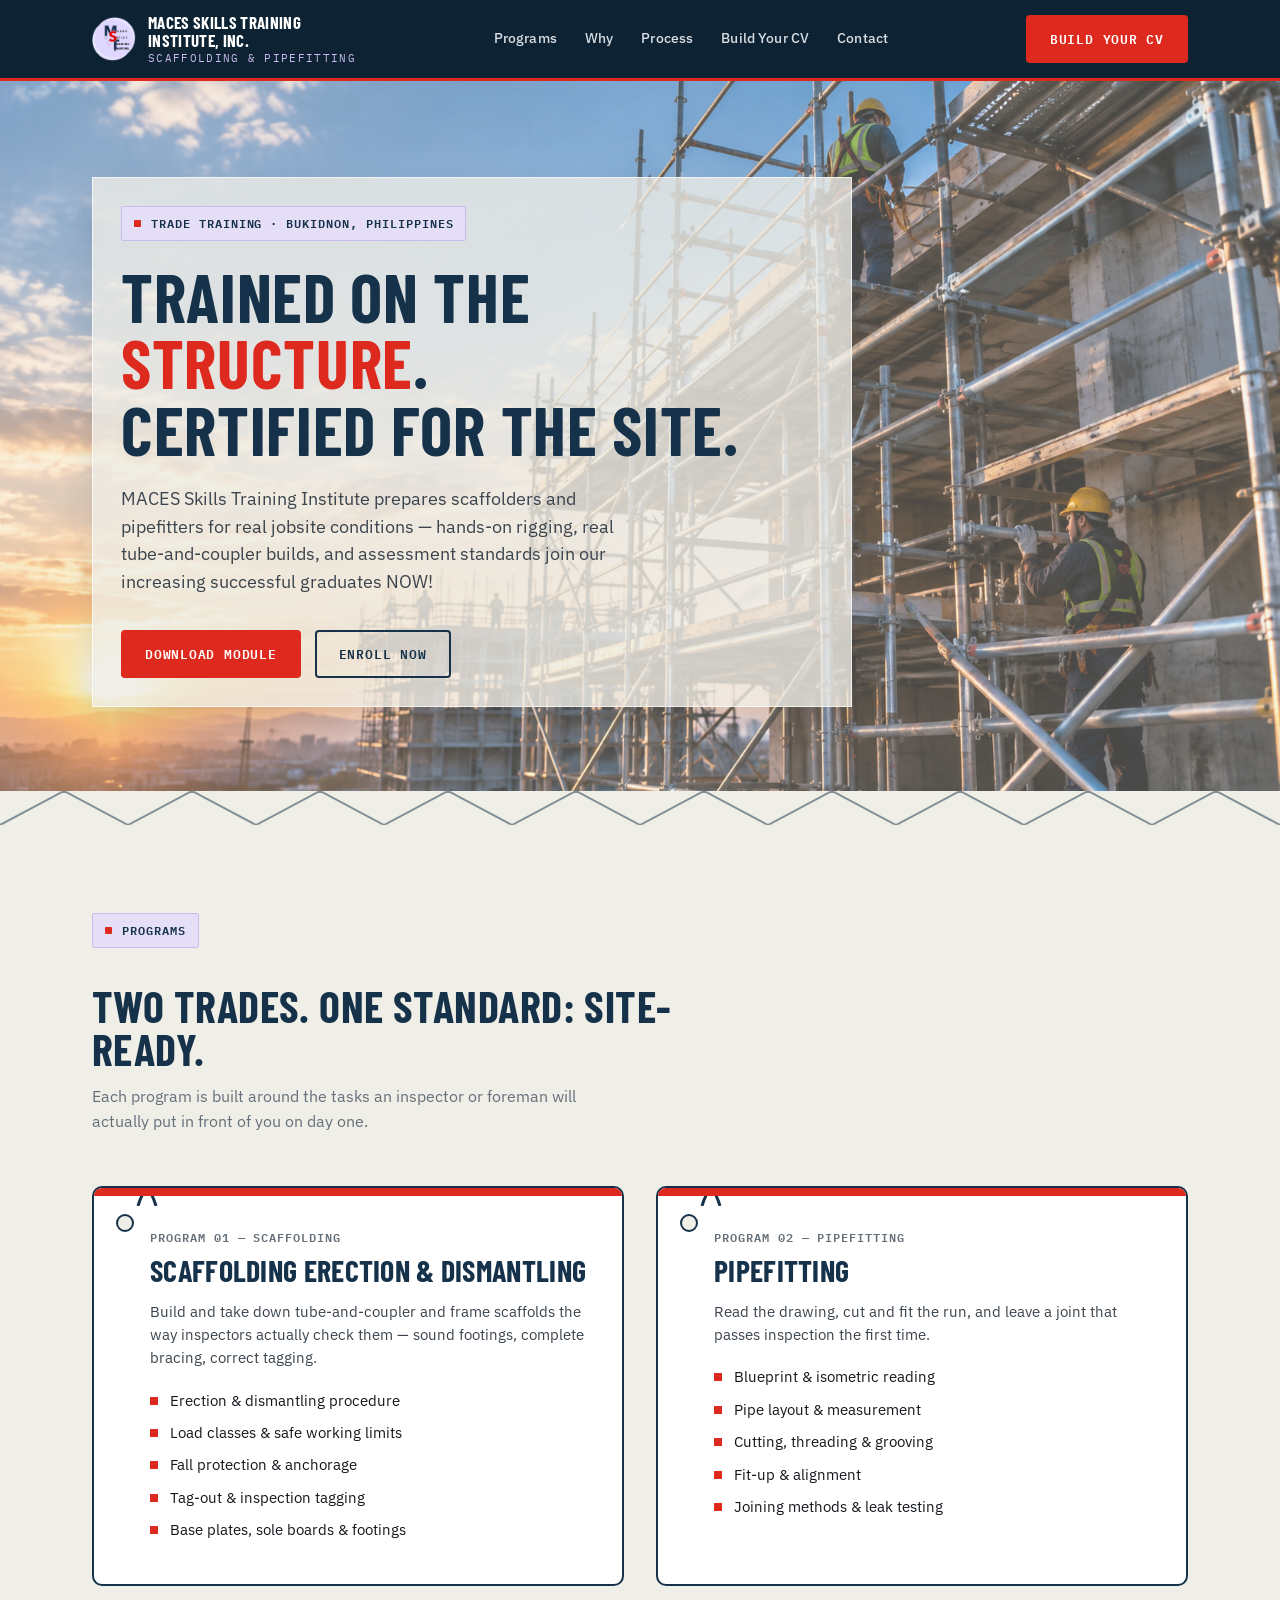
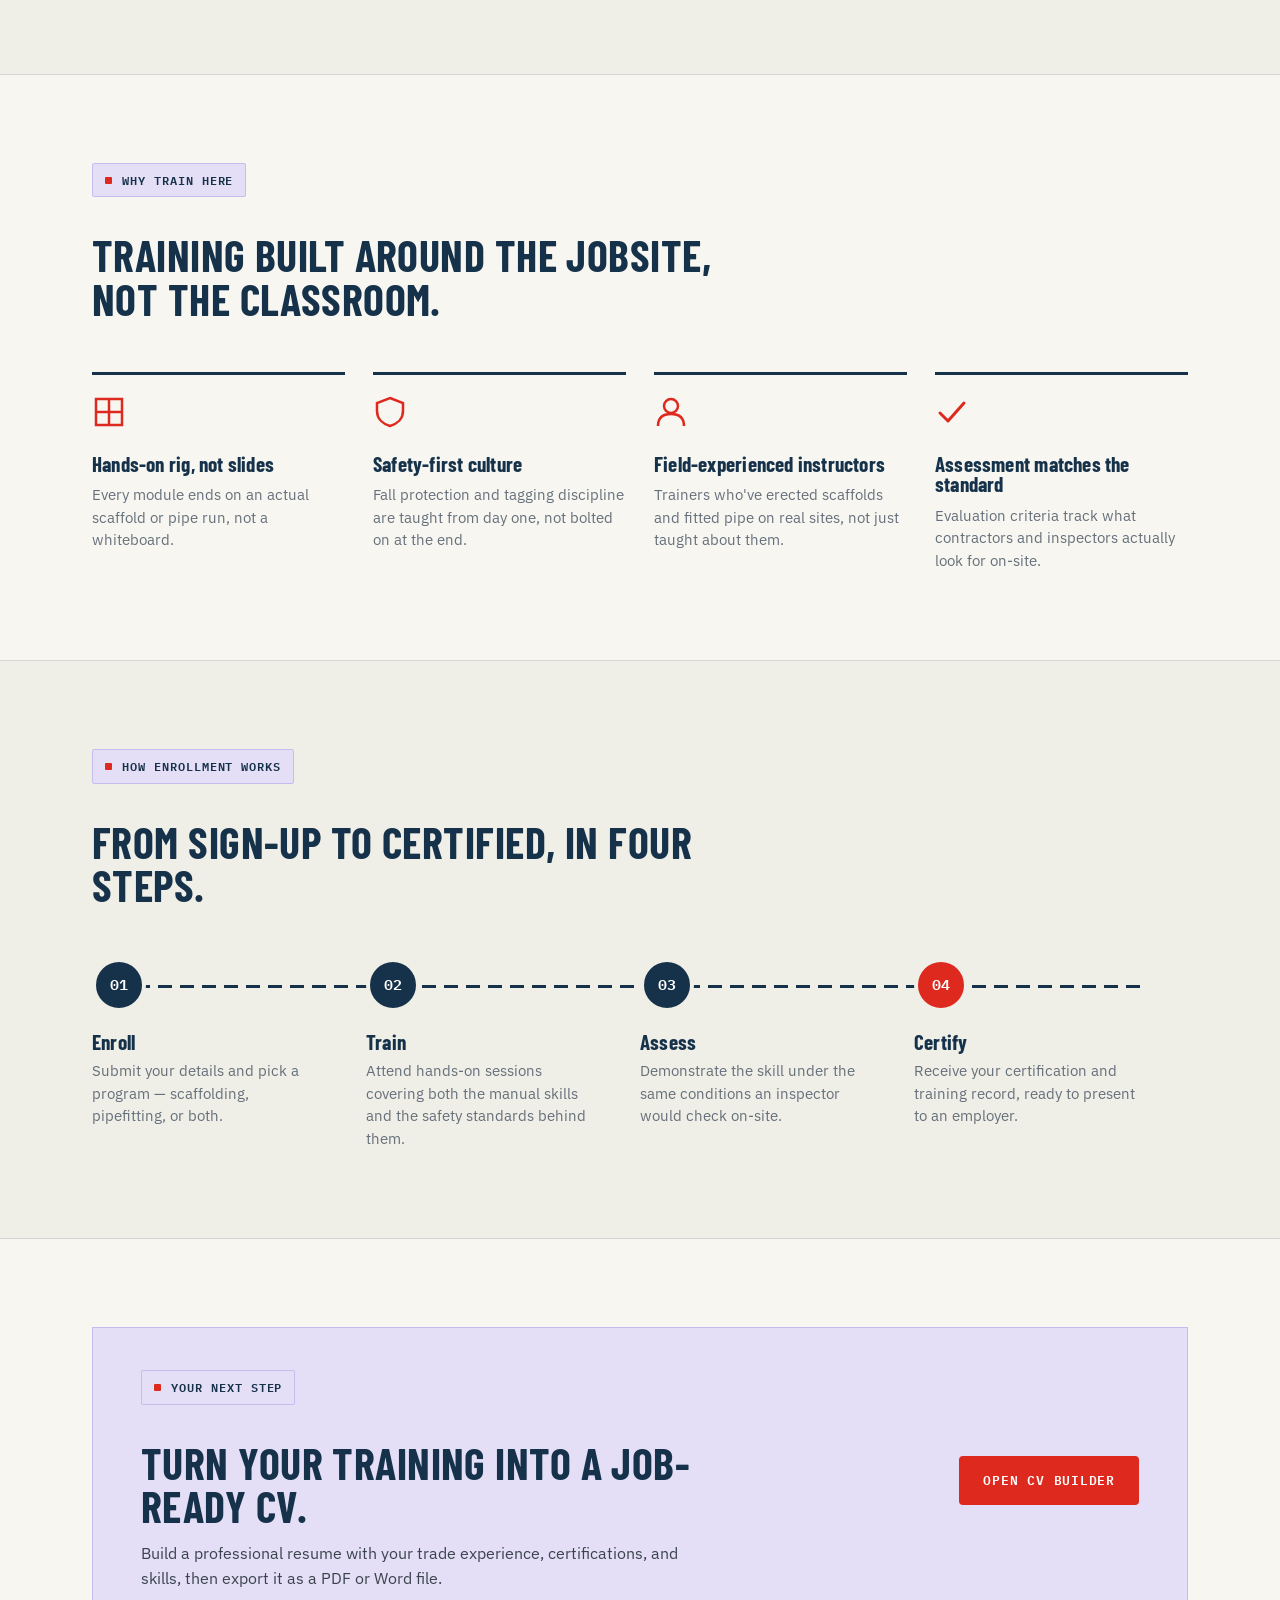
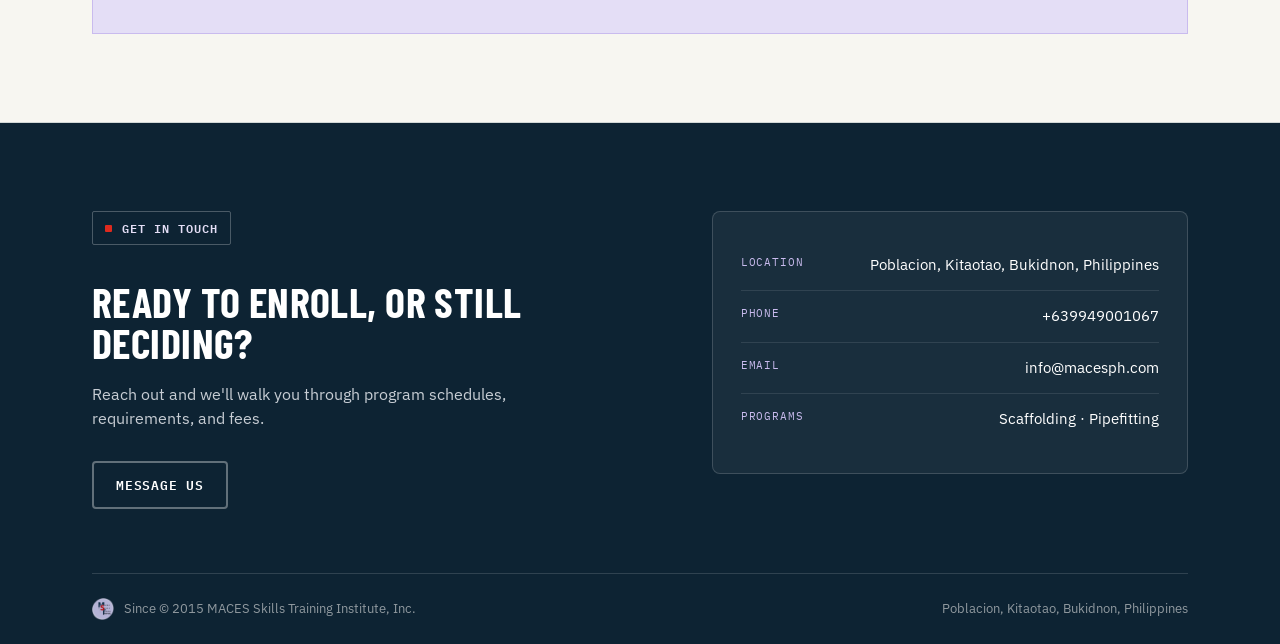
<file: index.html>
<!DOCTYPE html>
<html lang="en">
<head>
<meta charset="UTF-8">
<meta name="viewport" content="width=device-width, initial-scale=1.0">
<title>MACES Skills Training Institute, Inc. — Scaffolding & Pipefitting Training</title>
<link rel="preconnect" href="https://fonts.googleapis.com">
<link rel="preconnect" href="https://fonts.gstatic.com" crossorigin>
<link href="https://fonts.googleapis.com/css2?family=Barlow+Condensed:wght@500;600;700;800&family=IBM+Plex+Sans:wght@400;500;600&family=IBM+Plex+Mono:wght@500;600&display=swap" rel="stylesheet">
<link rel="stylesheet" href="main.css">

</head>
<body>

<header>
  <div class="header-inner">
    <div class="brand">
      <img src="maces-logo-transparent.png" alt="MACES Skills Training Institute logo">
      <div class="brand-text">
        <div class="line1">MACES Skills Training<br>Institute, Inc.</div>
        <div class="line2">Scaffolding &amp; Pipefitting</div>
      </div>
    </div>
    <nav>
      <a href="#programs">Programs</a>
      <a href="#why">Why </a>
      <a href="#process">Process</a>
      <a href="cv-maker.html">Build Your CV</a>
      <a href="#contact">Contact</a>
    </nav>
    <div class="header-cta">
      <a href="cv-maker.html" class="btn btn-red">Build Your CV</a>
    </div>
  </div>
</header>

<!-- HERO -->
<section class="hero">
  <svg class="hero-bg-pattern" viewBox="0 0 1160 700" preserveAspectRatio="xMaxYMid slice" xmlns="http://www.w3.org/2000/svg" aria-hidden="true">
    <defs>
      <pattern id="scaffoldPattern" width="120" height="140" patternUnits="userSpaceOnUse">
        <line x1="0" y1="0" x2="0" y2="140" stroke="#16324A" stroke-width="2"/>
        <line x1="120" y1="0" x2="120" y2="140" stroke="#16324A" stroke-width="2"/>
        <line x1="0" y1="0" x2="120" y2="0" stroke="#16324A" stroke-width="2"/>
        <line x1="0" y1="70" x2="120" y2="70" stroke="#16324A" stroke-width="1.4"/>
        <line x1="0" y1="140" x2="120" y2="140" stroke="#16324A" stroke-width="2"/>
        <line x1="0" y1="0" x2="120" y2="70" stroke="#16324A" stroke-width="1.4"/>
        <line x1="120" y1="0" x2="0" y2="70" stroke="#16324A" stroke-width="1.4"/>
        <line x1="0" y1="70" x2="120" y2="140" stroke="#16324A" stroke-width="1.4"/>
        <line x1="120" y1="70" x2="0" y2="140" stroke="#16324A" stroke-width="1.4"/>
      </pattern>
      <linearGradient id="fadeMask" x1="0" y1="0" x2="1" y2="0">
        <stop offset="0" stop-color="#fff" stop-opacity="0"/>
        <stop offset="0.5" stop-color="#fff" stop-opacity="1"/>
        <stop offset="1" stop-color="#fff" stop-opacity="1"/>
      </linearGradient>
      <mask id="fadeMaskApply">
        <rect x="0" y="0" width="1160" height="700" fill="url(#fadeMask)"/>
      </mask>
    </defs>
    <rect x="0" y="0" width="1160" height="700" fill="url(#scaffoldPattern)" opacity="0.09" mask="url(#fadeMaskApply)"/>
  </svg>

  <div class="wrap hero-grid">
    <div class="reveal is-visible">
      <span class="eyebrow mono">Trade Training &middot; Bukidnon, Philippines</span>
      <h1>Trained on the <span class="accent">structure</span>.<br>Certified for the site.</h1>
      <p class="lead">MACES Skills Training Institute prepares scaffolders and pipefitters for real jobsite conditions — hands-on rigging, real tube-and-coupler builds, and assessment standards join our increasing successful graduates NOW!</p>
      <div class="hero-ctas">
        <a href="#programs" class="btn btn-red">Download Module</a>
        <a href="#contact" class="btn btn-outline-navy">Enroll Now</a>
      </div>
    </div>

    <div class="hero-visual reveal is-visible">
      <svg class="hero-backdrop" viewBox="0 0 340 420" xmlns="http://www.w3.org/2000/svg" aria-hidden="true">
        <circle cx="200" cy="210" r="170" fill="#E4DEF6"/>
        <g fill="none" stroke="#16324A" stroke-width="3" stroke-linecap="round" opacity="0.6">
          <line x1="20" y1="30" x2="20" y2="390"/>
          <line x1="20" y1="30" x2="90" y2="90"/>
          <line x1="20" y1="210" x2="90" y2="270"/>
          <line x1="20" y1="390" x2="90" y2="330"/>
        </g>
      </svg>
      <img class="hero-photo" src="scaffold-hero.png" alt="Illustration of a scaffolder in full safety gear — helmet, harness, and hook — in front of a scaffold structure">
    </div>
  </div>
</section>

<!-- BRACE DIVIDER -->
<svg class="brace-divider" viewBox="0 0 1160 34" preserveAspectRatio="none" xmlns="http://www.w3.org/2000/svg" aria-hidden="true">
  <polyline points="0,34 58,0 116,34 174,0 232,34 290,0 348,34 406,0 464,34 522,0 580,34 638,0 696,34 754,0 812,34 870,0 928,34 986,0 1044,34 1102,0 1160,34" fill="none" stroke="#16324A" stroke-width="2" opacity="0.5"/>
</svg>

<!-- PROGRAMS -->
<section id="programs">
  <div class="wrap">
    <div class="section-head reveal">
      <span class="eyebrow mono">Programs</span>
      <h2>Two trades. One standard: site-ready.</h2>
      <p>Each program is built around the tasks an inspector or foreman will actually put in front of you on day one.</p>
    </div>

    <div class="programs-grid">

      <div class="tag-card reveal">
        <svg class="rope" viewBox="0 0 60 40" xmlns="http://www.w3.org/2000/svg" aria-hidden="true">
          <path d="M22 40 Q31 10 40 40" fill="none" stroke="#16324A" stroke-width="3"/>
        </svg>
        <span class="stripe"></span>
        <span class="punch"></span>
        <span class="serial mono">Program 01 — Scaffolding</span>
        <h3>Scaffolding Erection &amp; Dismantling</h3>
        <p>Build and take down tube-and-coupler and frame scaffolds the way inspectors actually check them — sound footings, complete bracing, correct tagging.</p>
        <ul>
          <li>Erection &amp; dismantling procedure</li>
          <li>Load classes &amp; safe working limits</li>
          <li>Fall protection &amp; anchorage</li>
          <li>Tag-out &amp; inspection tagging</li>
          <li>Base plates, sole boards &amp; footings</li>
        </ul>
      </div>

      <div class="tag-card reveal">
        <svg class="rope" viewBox="0 0 60 40" xmlns="http://www.w3.org/2000/svg" aria-hidden="true">
          <path d="M22 40 Q31 10 40 40" fill="none" stroke="#16324A" stroke-width="3"/>
        </svg>
        <span class="stripe"></span>
        <span class="punch"></span>
        <span class="serial mono">Program 02 — Pipefitting</span>
        <h3>Pipefitting</h3>
        <p>Read the drawing, cut and fit the run, and leave a joint that passes inspection the first time.</p>
        <ul>
          <li>Blueprint &amp; isometric reading</li>
          <li>Pipe layout &amp; measurement</li>
          <li>Cutting, threading &amp; grooving</li>
          <li>Fit-up &amp; alignment</li>
          <li>Joining methods &amp; leak testing</li>
        </ul>
      </div>

    </div>
  </div>
</section>

<!-- WHY MSTI -->
<section id="why" class="section-alt">
  <div class="wrap">
    <div class="section-head reveal">
      <span class="eyebrow mono">Why Train Here</span>
      <h2>Training built around the jobsite, not the classroom.</h2>
    </div>

    <div class="why-grid">
      <div class="why-item reveal">
        <svg width="34" height="34" viewBox="0 0 34 34" fill="none" xmlns="http://www.w3.org/2000/svg" aria-hidden="true">
          <rect x="4" y="4" width="26" height="26" stroke="#DE2A1E" stroke-width="2.5"/>
          <path d="M4 17H30" stroke="#DE2A1E" stroke-width="2.5"/>
          <path d="M17 4V30" stroke="#DE2A1E" stroke-width="2.5"/>
        </svg>
        <h3>Hands-on rig, not slides</h3>
        <p>Every module ends on an actual scaffold or pipe run, not a whiteboard.</p>
      </div>
      <div class="why-item reveal">
        <svg width="34" height="34" viewBox="0 0 34 34" fill="none" xmlns="http://www.w3.org/2000/svg" aria-hidden="true">
          <path d="M17 3 L30 8 V16 C30 24 24 29 17 31 C10 29 4 24 4 16 V8 Z" stroke="#DE2A1E" stroke-width="2.5"/>
        </svg>
        <h3>Safety-first culture</h3>
        <p>Fall protection and tagging discipline are taught from day one, not bolted on at the end.</p>
      </div>
      <div class="why-item reveal">
        <svg width="34" height="34" viewBox="0 0 34 34" fill="none" xmlns="http://www.w3.org/2000/svg" aria-hidden="true">
          <circle cx="17" cy="11" r="7" stroke="#DE2A1E" stroke-width="2.5"/>
          <path d="M4 31 C4 22 10 19 17 19 C24 19 30 22 30 31" stroke="#DE2A1E" stroke-width="2.5"/>
        </svg>
        <h3>Field-experienced instructors</h3>
        <p>Trainers who've erected scaffolds and fitted pipe on real sites, not just taught about them.</p>
      </div>
      <div class="why-item reveal">
        <svg width="34" height="34" viewBox="0 0 34 34" fill="none" xmlns="http://www.w3.org/2000/svg" aria-hidden="true">
          <path d="M5 18 L13 26 L29 8" stroke="#DE2A1E" stroke-width="3" stroke-linecap="round" stroke-linejoin="round"/>
        </svg>
        <h3>Assessment matches the standard</h3>
        <p>Evaluation criteria track what contractors and inspectors actually look for on-site.</p>
      </div>
    </div>
  </div>
</section>

<!-- PROCESS -->
<section id="process" class="process">
  <div class="wrap">
    <div class="section-head reveal">
      <span class="eyebrow mono">How Enrollment Works</span>
      <h2>From sign-up to certified, in four steps.</h2>
    </div>

    <div class="process-rail">
      <div class="process-step reveal">
        <div class="post">01</div>
        <h3>Enroll</h3>
        <p>Submit your details and pick a program — scaffolding, pipefitting, or both.</p>
      </div>
      <div class="process-step reveal">
        <div class="post">02</div>
        <h3>Train</h3>
        <p>Attend hands-on sessions covering both the manual skills and the safety standards behind them.</p>
      </div>
      <div class="process-step reveal">
        <div class="post">03</div>
        <h3>Assess</h3>
        <p>Demonstrate the skill under the same conditions an inspector would check on-site.</p>
      </div>
      <div class="process-step reveal">
        <div class="post">04</div>
        <h3>Certify</h3>
        <p>Receive your certification and training record, ready to present to an employer.</p>
      </div>
    </div>
  </div>
</section>

<!-- CV BUILDER -->
<section id="cv-builder" class="section-alt">
  <div class="wrap">
    <div class="cv-builder-card reveal">
      <div>
        <span class="eyebrow mono">Your next step</span>
        <h2>Turn your training into a job-ready CV.</h2>
        <p>Build a professional resume with your trade experience, certifications, and skills, then export it as a PDF or Word file.</p>
      </div>
      <a href="cv-maker.html" class="btn btn-red">Open CV Builder</a>
    </div>
  </div>
</section>

<!-- CONTACT -->
<section id="contact" class="contact">
  <div class="wrap">
    <div class="contact-grid">
      <div class="reveal">
        <span class="eyebrow mono">Get In Touch</span>
        <h2>Ready to enroll, or still deciding?</h2>
        <p class="lead">Reach out and we'll walk you through program schedules, requirements, and fees.</p>
        <a href="mailto:info@macesph.com" class="btn btn-outline-dark">Message Us</a>
      </div>
      <div class="contact-card reveal">
        <div class="row"><span class="label">Location</span><span class="value">Poblacion, Kitaotao, Bukidnon, Philippines</span></div>
        <div class="row"><span class="label">Phone</span><span class="value">+639949001067</span></div>
        <div class="row"><span class="label">Email</span><span class="value">info@macesph.com</span></div>
        <div class="row"><span class="label">Programs</span><span class="value">Scaffolding &middot; Pipefitting</span></div>
      </div>
    </div>

    <div class="footer-bottom">
      <div class="fb-brand">
        <img src="maces-logo-transparent.png" alt="">
        <span>Since &copy; 2015 MACES Skills Training Institute, Inc.</span>
      </div>
      <span>Poblacion, Kitaotao, Bukidnon, Philippines</span>
    </div>
  </div>
</section>

<script>
  const revealEls = document.querySelectorAll('.reveal');
  if('IntersectionObserver' in window){
    const io = new IntersectionObserver((entries)=>{
      entries.forEach(entry=>{
        if(entry.isIntersecting){
          entry.target.classList.add('is-visible');
          io.unobserve(entry.target);
        }
      });
    }, { threshold: 0.15 });
    revealEls.forEach(el=> io.observe(el));
  } else {
    revealEls.forEach(el=> el.classList.add('is-visible'));
  }
</script>

</body>
</html>
</file>
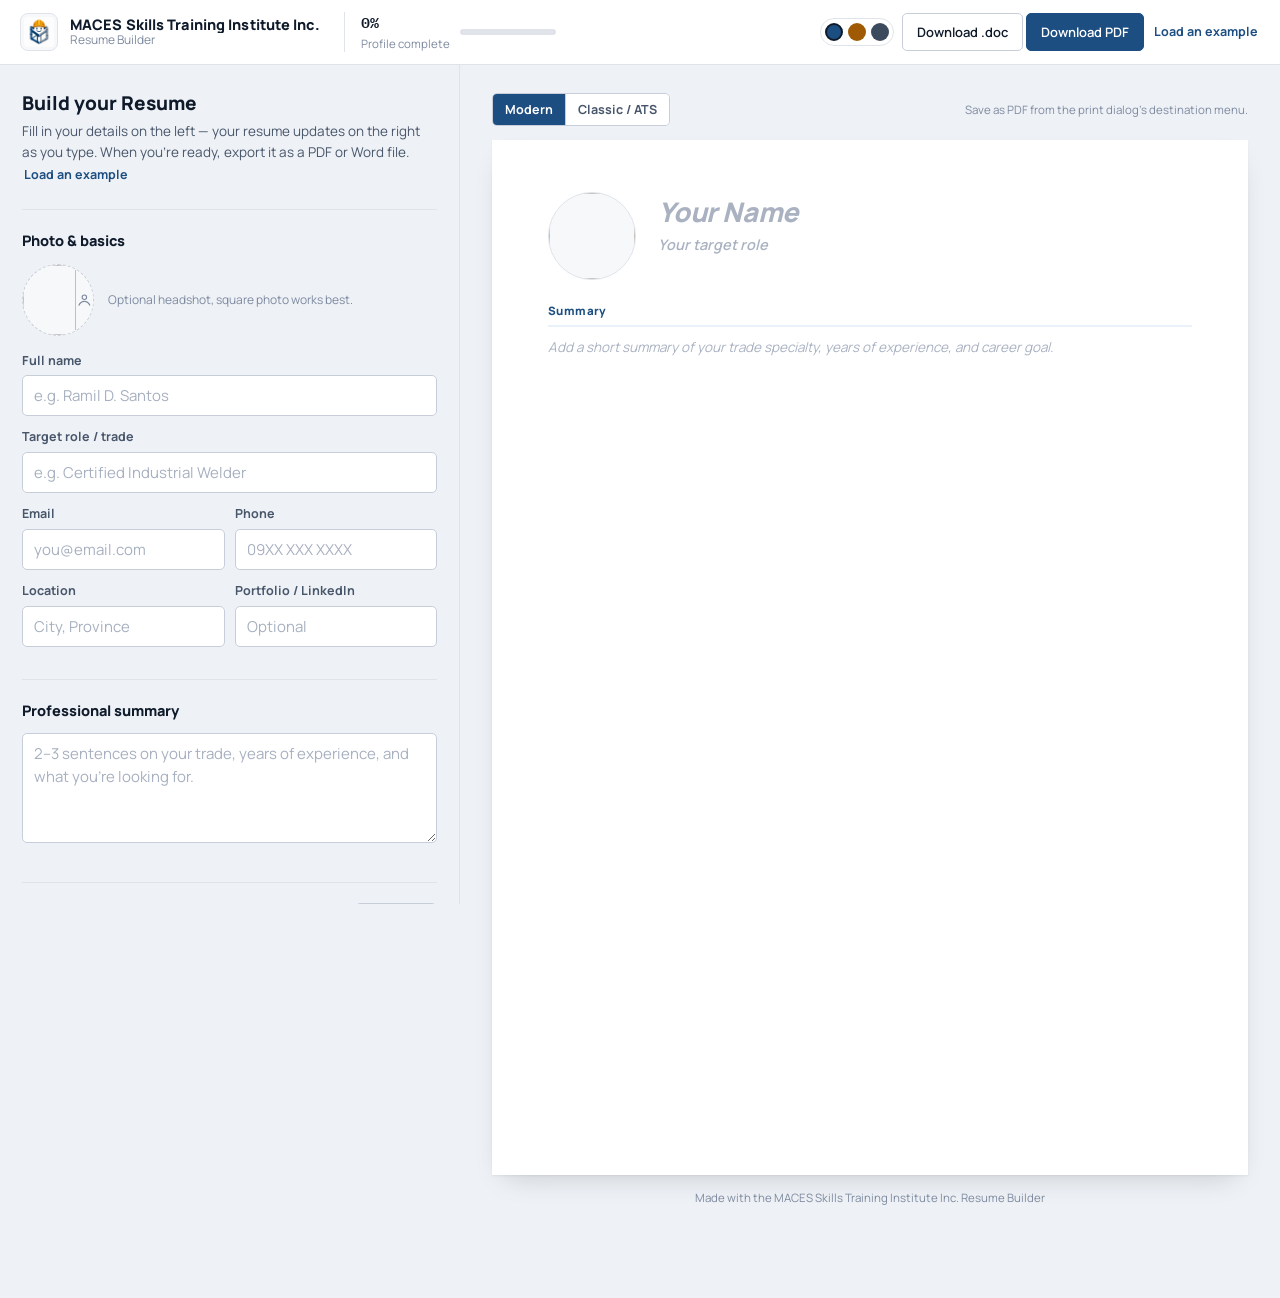
<file: cv-maker.html>
<!DOCTYPE html>
<html lang="en">
<head>
<meta charset="UTF-8">
<meta name="viewport" content="width=device-width, initial-scale=1">
<title>MACES Resume Builder — MACES Skills Training Institute Inc.</title>
<link rel="preconnect" href="https://fonts.googleapis.com">
<link rel="preconnect" href="https://fonts.gstatic.com" crossorigin>
<link href="https://fonts.googleapis.com/css2?family=Manrope:wght@400;500;600;700;800&family=IBM+Plex+Mono:wght@400;500;600&family=Source+Serif+4:opsz,wght@8..60,400;8..60,600;8..60,700&display=swap" rel="stylesheet">
<style>
  :root{
    --bg:#eef1f5;
    --panel:#ffffff;
    --panel-alt:#f7f8fa;
    --border:#e0e4ea;
    --border-strong:#c7ced9;
    --ink:#0f1b2b;
    --ink-soft:#48566b;
    --muted:#7e8aa0;
    --primary:#1d4e82;
    --primary-dark:#123259;
    --primary-tint:#e9f1fa;
    --accent:#e2900c;
    --accent-tint:#fdf1dc;
    --success:#1f8a57;
    --success-tint:#e7f6ee;
    --danger:#c4432b;
    --danger-tint:#fbeae6;
    --radius-sm:5px;
    --radius-md:9px;
    --font-ui:'Manrope',system-ui,-apple-system,sans-serif;
    --font-mono:'IBM Plex Mono',ui-monospace,SFMono-Regular,Menlo,monospace;
    --font-serif:'Source Serif 4',Georgia,serif;
    --shadow-page:0 1px 2px rgba(15,27,43,.06), 0 12px 28px -14px rgba(15,27,43,.22);
  }
  :root[data-accent="amber"]{ --primary:#a15a04; --primary-dark:#7a4403; --primary-tint:#fbf1e0; }
  :root[data-accent="slate"]{ --primary:#3c4a5e; --primary-dark:#26313f; --primary-tint:#eceff3; }

  *{box-sizing:border-box;}
  html{-webkit-text-size-adjust:100%;}
  body{
    margin:0;
    background:var(--bg);
    color:var(--ink);
    font-family:var(--font-ui);
    font-size:15px;
    line-height:1.5;
    -webkit-font-smoothing:antialiased;
  }
  img{max-width:100%;display:block;}
  button{font-family:inherit;}
  input,textarea,select{font-family:inherit;font-size:inherit;color:inherit;}

  a{color:var(--primary);}

  .visually-hidden{position:absolute;width:1px;height:1px;overflow:hidden;clip:rect(0,0,0,0);white-space:nowrap;}

  /* ---------- Top bar ---------- */
  .topbar{
    position:sticky;top:0;z-index:40;
    background:var(--panel);
    border-bottom:1px solid var(--border);
  }
  .topbar-inner{
    max-width:1440px;margin:0 auto;
    display:flex;align-items:center;gap:16px;
    padding:12px 20px;
  }
  .brand{display:flex;align-items:center;gap:12px;min-width:0;}
  .brand-logo{width:38px;height:38px;border-radius:8px;flex:none;background:var(--panel-alt);border:1px solid var(--border);object-fit:contain;padding:3px;}
  .brand-text{min-width:0;}
  .brand-title{font-weight:800;font-size:14.5px;letter-spacing:.1px;line-height:1.2;white-space:nowrap;overflow:hidden;text-overflow:ellipsis;}
  .brand-sub{font-size:12px;color:var(--muted);line-height:1.2;}

  .meter-block{
    display:flex;align-items:center;gap:10px;
    margin-left:8px;padding-left:16px;border-left:1px solid var(--border);
  }
  .meter-num{font-family:var(--font-mono);font-weight:600;font-size:15px;color:var(--ink);font-variant-numeric:tabular-nums;}
  .meter-label{font-size:11.5px;color:var(--muted);}
  .meter-track{width:96px;height:6px;border-radius:99px;background:var(--border);overflow:hidden;}
  .meter-fill{height:100%;background:linear-gradient(90deg,var(--primary),var(--accent));border-radius:99px;transition:width .35s ease;}

  .topbar-actions{margin-left:auto;display:flex;align-items:center;gap:8px;flex:none;}

  .btn-hamburger{
    display:none;align-items:center;justify-content:center;flex:none;
    width:36px;height:36px;margin-left:auto;
    border-radius:var(--radius-sm);border:1px solid var(--border-strong);
    background:var(--panel);color:var(--ink);cursor:pointer;
  }
  .btn-hamburger:hover{background:var(--panel-alt);}
  .btn-hamburger svg{width:19px;height:19px;}

  .menu-backdrop{display:none;}

  .drawer-header,.drawer-only,.drawer-label{display:none;}

  .swatches{display:flex;align-items:center;gap:5px;padding:4px;border:1px solid var(--border);border-radius:99px;}
  .swatch{width:18px;height:18px;border-radius:50%;border:2px solid transparent;cursor:pointer;padding:0;}
  .swatch[data-c="blue"]{background:#1d4e82;}
  .swatch[data-c="amber"]{background:#a15a04;}
  .swatch[data-c="slate"]{background:#3c4a5e;}
  .swatch[aria-pressed="true"]{border-color:var(--ink);}

  .btn{
    display:inline-flex;align-items:center;gap:6px;
    border-radius:var(--radius-sm);
    border:1px solid var(--border-strong);
    background:var(--panel);
    color:var(--ink);
    font-weight:600;font-size:13px;
    padding:9px 14px;
    cursor:pointer;
    transition:background .12s ease, border-color .12s ease, transform .05s ease;
  }
  .btn:hover{background:var(--panel-alt);}
  .btn:active{transform:translateY(1px);}
  .btn-primary{background:var(--primary);border-color:var(--primary);color:#fff;}
  .btn-primary:hover{background:var(--primary-dark);border-color:var(--primary-dark);}
  .btn-ghost{border-color:transparent;background:transparent;}
  .btn-ghost:hover{background:var(--panel-alt);}
  .btn-sm{padding:6px 10px;font-size:12.5px;}
  .btn-danger-text{color:var(--danger);border-color:transparent;background:transparent;padding:6px 8px;}
  .btn-danger-text:hover{background:var(--danger-tint);}
  .btn:focus-visible, .swatch:focus-visible, input:focus-visible, textarea:focus-visible, select:focus-visible, .seg button:focus-visible, .btn-hamburger:focus-visible, .drawer-close:focus-visible, .chip-remove:focus-visible{
    outline:2px solid var(--primary); outline-offset:2px;
  }

  /* ---------- Mobile burger menu / drawer ---------- */
  @media (max-width:900px){
    .btn-hamburger{display:inline-flex;}

    .topbar-actions{
      position:fixed;top:0;right:0;bottom:0;
      width:min(86vw,320px);margin:0;gap:0;padding:0;
      flex-direction:column;align-items:stretch;
      background:var(--panel);
      box-shadow:-10px 0 30px rgba(15,27,43,.22);
      transform:translateX(100%);
      transition:transform .25s ease;
      z-index:110;overflow-y:auto;
    }
    .topbar-actions.open{transform:translateX(0);}

    .drawer-header{
      display:flex;align-items:center;justify-content:space-between;
      padding:14px 18px;border-bottom:1px solid var(--border);
      position:sticky;top:0;background:var(--panel);
    }
    .drawer-title{font-weight:800;font-size:14px;}
    .drawer-close{
      width:30px;height:30px;flex:none;border-radius:50%;
      border:1px solid var(--border-strong);background:var(--panel);
      font-size:18px;line-height:1;cursor:pointer;color:var(--ink-soft);
    }
    .drawer-close:hover{background:var(--panel-alt);}

    .drawer-only{display:flex;}
    .drawer-label{display:block;font-size:11px;font-weight:700;color:var(--muted);text-transform:uppercase;letter-spacing:.3px;margin-bottom:7px;}

    .drawer-group{padding:16px 18px;border-bottom:1px solid var(--border);display:flex;flex-direction:column;gap:8px;}
    .drawer-group .seg{width:100%;}
    .drawer-group .seg button{flex:1;}
    .drawer-group .swatches{align-self:flex-start;}
    .drawer-group-actions{flex-direction:column;}
    .drawer-group-actions .btn{width:100%;justify-content:center;}
    #btnExampleMenu{margin:16px 18px;align-self:flex-start;}

    .menu-backdrop.open{
      display:block;position:fixed;inset:0;background:rgba(15,27,43,.4);z-index:35;
    }
  }

  /* ---------- Layout ---------- */
  .layout{
    max-width:1440px;margin:0 auto;
    display:grid;grid-template-columns:minmax(360px,460px) 1fr;
    gap:0;
    align-items:start;
    min-height:calc(100vh - 60px);
  }
  .pane-form{
    border-right:1px solid var(--border);
    padding:22px 22px 80px;
    max-height:calc(100vh - 61px);overflow-y:auto;
    position:sticky;top:61px;
  }
  .pane-preview{
    padding:28px 32px 80px;
    display:flex;flex-direction:column;align-items:center;
    background:
      linear-gradient(var(--bg),var(--bg));
  }
  @media (max-width:900px){
    .layout{display:block;}
    .pane-form,.pane-preview{max-height:none;position:static;padding:16px 16px 64px;}
    .pane-form{border-right:none;}
    body[data-mobile-tab="build"] .pane-preview{display:none;}
    body[data-mobile-tab="preview"] .pane-form{display:none;}
  }

  /* ---------- Form sections ---------- */
  .form-intro{margin:2px 0 22px;}
  .form-intro h1{font-size:19px;margin:0 0 4px;font-weight:800;}
  .form-intro p{margin:0;color:var(--ink-soft);font-size:13.5px;max-width:52ch;}

  .section{padding:20px 0;border-top:1px solid var(--border);}
  .section:first-of-type{border-top:none;padding-top:0;}
  .section-head{display:flex;align-items:baseline;justify-content:space-between;gap:10px;margin-bottom:12px;}
  .section-head h2{font-size:14.5px;font-weight:800;margin:0;display:flex;align-items:center;gap:8px;}
  .section-icon{width:20px;height:20px;flex:none;color:var(--primary);}
  .section-hint{font-size:12px;color:var(--muted);margin:-6px 0 14px;}

  .field{margin-bottom:12px;}
  .field label{display:block;font-size:12.5px;font-weight:700;color:var(--ink-soft);margin-bottom:5px;}
  .field-row{display:grid;grid-template-columns:1fr 1fr;gap:10px;}
  input[type="text"],input[type="email"],input[type="tel"],input[type="url"],input[type="month"],textarea{
    width:100%;padding:9px 11px;border:1px solid var(--border-strong);border-radius:var(--radius-sm);
    background:var(--panel);color:var(--ink);
  }
  input::placeholder,textarea::placeholder{color:#a7b0c0;}
  textarea{resize:vertical;min-height:64px;line-height:1.5;}
  .field-sub{font-size:11px;color:var(--muted);margin-top:4px;}

  .photo-row{display:flex;align-items:center;gap:14px;margin-bottom:16px;}
  .avatar-upload{
    position:relative;width:72px;height:72px;border-radius:50%;flex:none;
    background:var(--panel-alt);border:1.5px dashed var(--border-strong);
    display:flex;align-items:center;justify-content:center;overflow:hidden;cursor:pointer;
  }
  .avatar-upload img{width:100%;height:100%;object-fit:cover;}
  .avatar-upload svg{width:22px;height:22px;color:var(--muted);}
  .avatar-upload input{position:absolute;inset:0;opacity:0;cursor:pointer;}
  .avatar-meta{font-size:12px;color:var(--muted);}
  .avatar-meta button{margin-top:4px;}

  .entry-card{
    border:1px solid var(--border);border-radius:var(--radius-md);
    padding:14px;margin-bottom:10px;background:var(--panel-alt);
  }
  .entry-card-head{display:flex;justify-content:space-between;align-items:center;margin-bottom:8px;}
  .entry-card-head span{font-family:var(--font-mono);font-size:11.5px;color:var(--muted);}
  .empty-row{
    border:1px dashed var(--border-strong);border-radius:var(--radius-md);
    padding:16px;text-align:center;color:var(--muted);font-size:12.5px;margin-bottom:10px;
  }

  .chips{display:flex;flex-wrap:wrap;gap:6px;margin-bottom:8px;}
  .chip{
    display:inline-flex;align-items:center;gap:6px;background:var(--primary-tint);color:var(--primary-dark);
    border-radius:99px;padding:5px 6px 5px 11px;font-size:12.5px;font-weight:600;
  }
  .chip-remove{background:none;border:none;cursor:pointer;color:var(--primary-dark);width:16px;height:16px;border-radius:50%;line-height:1;padding:0;}
  .chip-remove:hover{background:rgba(0,0,0,.08);}

  .helper-link{
    position:relative;z-index:1;
    display:inline-flex;align-items:center;
    background:none;border:0;color:var(--primary);
    font-weight:700;font-size:12.5px;cursor:pointer;
    padding:4px 2px;touch-action:manipulation;
  }

  /* ---------- Resume paper ---------- */
  .paper-toolbar{
    width:100%;max-width:800px;display:flex;align-items:center;justify-content:space-between;gap:10px;margin-bottom:14px;flex-wrap:wrap;
  }
  .seg{display:flex;border:1px solid var(--border-strong);border-radius:var(--radius-sm);overflow:hidden;}
  .seg button{border:none;background:var(--panel);padding:7px 12px;font-size:12.5px;font-weight:700;cursor:pointer;color:var(--ink-soft);}
  .seg button+button{border-left:1px solid var(--border-strong);}
  .seg button[aria-pressed="true"]{background:var(--primary);color:#fff;}
  .print-hint{font-size:11.5px;color:var(--muted);}

  #paper{
    width:100%;max-width:800px;min-height:1035px;background:#fff;
    box-shadow:var(--shadow-page);
    padding:52px 56px;
  }
  .cv-header{display:flex;gap:22px;align-items:flex-start;margin-bottom:22px;}
  .cv-avatar{width:88px;height:88px;border-radius:50%;object-fit:cover;flex:none;border:1px solid var(--border);background:var(--panel-alt);}
  .cv-name{font-size:27px;font-weight:800;margin:0 0 2px;color:var(--ink);letter-spacing:-.2px;}
  .cv-title{font-size:14.5px;font-weight:600;color:var(--primary);margin:0 0 10px;}
  .cv-contact{display:flex;flex-wrap:wrap;gap:4px 16px;font-family:var(--font-mono);font-size:11.5px;color:var(--ink-soft);}
  .cv-contact span{display:inline-flex;align-items:center;gap:5px;}
  .cv-contact svg{width:12px;height:12px;color:var(--muted);flex:none;}

  .cv-rule{height:1px;background:var(--border);margin:20px 0;}
  .cv-section{margin-bottom:20px;}
  .cv-section:last-child{margin-bottom:0;}
  .cv-section h3{
    font-size:11.5px;letter-spacing:.4px;color:var(--primary);font-weight:800;
    margin:0 0 10px;padding-bottom:6px;border-bottom:2px solid var(--primary-tint);
  }
  .cv-summary{font-size:13.5px;color:var(--ink-soft);line-height:1.6;margin:0;}
  .cv-placeholder{color:#aab2c2;font-style:italic;}

  .cv-item{margin-bottom:14px;}
  .cv-item:last-child{margin-bottom:0;}
  .cv-item-top{display:flex;justify-content:space-between;gap:12px;align-items:baseline;}
  .cv-item-role{font-size:13.5px;font-weight:700;color:var(--ink);}
  .cv-item-org{font-size:13px;color:var(--ink-soft);}
  .cv-item-date{font-family:var(--font-mono);font-size:11px;color:var(--muted);white-space:nowrap;font-variant-numeric:tabular-nums;}
  .cv-item ul{margin:6px 0 0;padding-left:16px;}
  .cv-item li{font-size:12.5px;color:var(--ink-soft);margin-bottom:3px;line-height:1.5;}

  .cv-skill-list{display:flex;flex-wrap:wrap;gap:7px;}
  .cv-skill-pill{
    font-size:12px;font-weight:600;color:var(--primary-dark);background:var(--primary-tint);
    border-radius:5px;padding:4px 10px;
  }
  .cv-lang-list{font-size:12.5px;color:var(--ink-soft);}

  /* Classic template overrides */
  #paper.tpl-classic{font-family:var(--font-serif);}
  #paper.tpl-classic .cv-name{font-family:var(--font-serif);letter-spacing:0;}
  #paper.tpl-classic .cv-title{color:var(--ink-soft);font-style:italic;font-weight:500;}
  #paper.tpl-classic .cv-section h3{
    color:var(--ink);border-bottom:1px solid var(--ink);letter-spacing:1px;font-family:var(--font-ui);font-size:11px;
  }
  #paper.tpl-classic .cv-skill-pill{background:none;color:var(--ink-soft);padding:0;border-radius:0;}
  #paper.tpl-classic .cv-skill-pill::after{content:" ·";color:var(--muted);}
  #paper.tpl-classic .cv-skill-pill:last-child::after{content:"";}
  #paper.tpl-classic .cv-avatar{border-radius:4px;}

  /* ---------- Footer credit ---------- */
  .credit{max-width:800px;width:100%;text-align:center;font-size:11.5px;color:var(--muted);margin-top:14px;}

  @media (max-width:520px){
    #paper{padding:32px 24px;}
    .cv-header{flex-direction:column;align-items:flex-start;gap:12px;}
    .field-row{grid-template-columns:1fr;}
  }

  @media (prefers-reduced-motion:reduce){
    *{transition:none !important;}
  }

  /* ---------- Print ---------- */
  @media print{
    html,body{background:#fff !important;height:auto !important;}
    .topbar, .pane-form, .paper-toolbar, .credit{display:none !important;}
    .layout{display:block !important;max-width:none !important;min-height:0 !important;}
    .pane-preview{
      display:block !important;padding:0 !important;background:#fff !important;
      max-width:none !important;align-items:stretch !important;
    }
    #paper{
      box-shadow:none !important;width:100% !important;max-width:none !important;
      min-height:0 !important;margin:0 !important;padding:0 !important;
    }
    @page{margin:14mm;}
  }
</style>
</head>
<body data-mobile-tab="build">

<header class="topbar">
  <div class="topbar-inner">
    <div class="brand">
      <img class="brand-logo" src="[data-uri]" alt="MACES Technical Skills Institute logo">
      <div class="brand-text">
        <div class="brand-title">MACES Skills Training Institute Inc.</div>
        <div class="brand-sub">Resume Builder</div>
      </div>
    </div>

    <div class="meter-block" aria-live="polite">
      <div>
        <div class="meter-num"><span id="completionPct">0</span>%</div>
        <div class="meter-label">Profile complete</div>
      </div>
      <div class="meter-track"><div class="meter-fill" id="completionFill" style="width:0%"></div></div>
    </div>

    <div class="topbar-actions" id="actionsDrawer">
      <div class="drawer-header drawer-only">
        <span class="drawer-title">Menu</span>
        <button class="drawer-close" id="btnDrawerClose" type="button" aria-label="Close menu">&times;</button>
      </div>

      <div class="drawer-group drawer-only">
        <span class="drawer-label">View</span>
        <div class="seg" role="group" aria-label="Builder view">
          <button id="tabBuild" aria-pressed="true" type="button">Build</button>
          <button id="tabPreview" aria-pressed="false" type="button">Preview</button>
        </div>
      </div>

      <div class="drawer-group drawer-only">
        <span class="drawer-label">Template</span>
        <div class="seg" role="group" aria-label="Resume template">
          <button data-tpl="modern" aria-pressed="true" type="button">Modern</button>
          <button data-tpl="classic" aria-pressed="false" type="button">Classic / ATS</button>
        </div>
      </div>

      <div class="drawer-group">
        <span class="drawer-label">Accent color</span>
        <div class="swatches" role="group" aria-label="Accent color">
          <button class="swatch" data-c="blue" aria-pressed="true" aria-label="Blue accent"></button>
          <button class="swatch" data-c="amber" aria-pressed="false" aria-label="Amber accent"></button>
          <button class="swatch" data-c="slate" aria-pressed="false" aria-label="Slate accent"></button>
        </div>
      </div>

      <div class="drawer-group drawer-group-actions">
        <button class="btn" id="btnDocx" type="button">Download .doc</button>
        <button class="btn btn-primary" id="btnPdf" type="button">Download PDF</button>
      </div>

      <button class="helper-link drawer-only" id="btnExampleMenu" type="button">Load an example</button>
    </div>

    <button class="btn-hamburger" id="btnMenu" type="button" aria-expanded="false" aria-controls="actionsDrawer" aria-label="Open menu">
      <svg viewBox="0 0 24 24" fill="none" stroke="currentColor" stroke-width="2"><path d="M4 7h16M4 12h16M4 17h16"/></svg>
    </button>
  </div>
</header>

<div class="menu-backdrop" id="menuBackdrop"></div>

<div class="layout">
  <!-- ============ FORM ============ -->
  <section class="pane-form" id="formPane" aria-label="Resume details form">
    <div class="form-intro">
      <h1>Build your Resume</h1>
      <p>Fill in your details on the left — your resume updates on the right as you type. When you're ready, export it as a PDF or Word file. <button class="helper-link" id="btnExample" type="button">Load an example</button></p>
    </div>

    <!-- Photo -->
    <div class="section">
      <div class="section-head"><h2>Photo &amp; basics</h2></div>
      <div class="photo-row">
        <label class="avatar-upload" id="avatarUpload">
          <img id="avatarPreview" alt="" hidden>
          <svg id="avatarIcon" viewBox="0 0 24 24" fill="none" stroke="currentColor" stroke-width="1.6"><circle cx="12" cy="8" r="3.2"/><path d="M4 20c1.6-4 5-6 8-6s6.4 2 8 6"/></svg>
          <input type="file" id="photoInput" accept="image/*" aria-label="Upload profile photo">
        </label>
        <div class="avatar-meta">
          Optional headshot, square photo works best.<br>
          <button class="btn-danger-text" id="btnRemovePhoto" type="button" hidden>Remove photo</button>
        </div>
      </div>

      <div class="field">
        <label for="fullName">Full name</label>
        <input type="text" id="fullName" data-field="fullName" placeholder="e.g. Ramil D. Santos">
      </div>
      <div class="field">
        <label for="jobTitle">Target role / trade</label>
        <input type="text" id="jobTitle" data-field="title" placeholder="e.g. Certified Industrial Welder">
      </div>
      <div class="field-row">
        <div class="field">
          <label for="email">Email</label>
          <input type="email" id="email" data-field="email" placeholder="you@email.com">
        </div>
        <div class="field">
          <label for="phone">Phone</label>
          <input type="tel" id="phone" data-field="phone" placeholder="09XX XXX XXXX">
        </div>
      </div>
      <div class="field-row">
        <div class="field">
          <label for="location">Location</label>
          <input type="text" id="location" data-field="location" placeholder="City, Province">
        </div>
        <div class="field">
          <label for="website">Portfolio / LinkedIn</label>
          <input type="url" id="website" data-field="website" placeholder="Optional">
        </div>
      </div>
    </div>

    <!-- Summary -->
    <div class="section">
      <div class="section-head"><h2>Professional summary</h2></div>
      <div class="field">
        <textarea id="summary" data-field="summary" rows="4" placeholder="2–3 sentences on your trade, years of experience, and what you're looking for."></textarea>
      </div>
    </div>

    <!-- Experience -->
    <div class="section">
      <div class="section-head">
        <h2>Work experience</h2>
        <button class="btn btn-sm" id="addExperience" type="button">+ Add role</button>
      </div>
      <div id="experienceList"></div>
    </div>

    <!-- Education -->
    <div class="section">
      <div class="section-head">
        <h2>Education &amp; training</h2>
        <button class="btn btn-sm" id="addEducation" type="button">+ Add school</button>
      </div>
      <div id="educationList"></div>
    </div>

    <!-- Skills -->
    <div class="section">
      <div class="section-head"><h2>Skills</h2></div>
      <div class="chips" id="skillChips"></div>
      <div class="field" style="margin-bottom:0;">
        <input type="text" id="skillInput" placeholder="Type a skill and press Enter — e.g. Arc welding, Blueprint reading">
      </div>
    </div>

    <!-- Certifications -->
    <div class="section">
      <div class="section-head">
        <h2>Licenses &amp; certifications</h2>
        <button class="btn btn-sm" id="addCert" type="button">+ Add</button>
      </div>
      <div class="section-hint">TESDA NCs, PRC licenses, safety certifications, etc.</div>
      <div id="certList"></div>
    </div>

    <!-- Languages -->
    <div class="section">
      <div class="section-head"><h2>Languages</h2></div>
      <div class="field" style="margin-bottom:0;">
        <input type="text" id="languages" data-field="languagesRaw" placeholder="e.g. Filipino, English, Cebuano">
        <div class="field-sub">Separate with commas.</div>
      </div>
    </div>
  </section>

  <!-- ============ PREVIEW ============ -->
  <section class="pane-preview" id="previewPane" aria-label="Resume preview">
    <div class="paper-toolbar">
      <div class="seg" role="group" aria-label="Resume template">
        <button data-tpl="modern" aria-pressed="true" type="button">Modern</button>
        <button data-tpl="classic" aria-pressed="false" type="button">Classic / ATS</button>
      </div>
      <div class="print-hint">Save as PDF from the print dialog's destination menu.</div>
    </div>

    <div id="paper" class="tpl-modern">
      <div class="cv-header">
        <img id="cvAvatar" class="cv-avatar" alt="" hidden>
        <div>
          <p class="cv-name" id="cvName">Your Name</p>
          <p class="cv-title" id="cvTitle">Your target role</p>
          <div class="cv-contact" id="cvContact"></div>
        </div>
      </div>

      <div class="cv-section">
        <h3>Summary</h3>
        <p class="cv-summary" id="cvSummary"></p>
      </div>

      <div class="cv-section" id="cvExpSection">
        <h3>Experience</h3>
        <div id="cvExperience"></div>
      </div>

      <div class="cv-section" id="cvEduSection">
        <h3>Education &amp; training</h3>
        <div id="cvEducation"></div>
      </div>

      <div class="cv-section" id="cvSkillSection">
        <h3>Skills</h3>
        <div class="cv-skill-list" id="cvSkills"></div>
      </div>

      <div class="cv-section" id="cvCertSection">
        <h3>Licenses &amp; certifications</h3>
        <div id="cvCerts"></div>
      </div>

      <div class="cv-section" id="cvLangSection">
        <h3>Languages</h3>
        <p class="cv-lang-list" id="cvLangs"></p>
      </div>
    </div>

    <p class="credit">Made with the MACES Skills Training Institute Inc. Resume Builder</p>
  </section>
</div>

<svg width="0" height="0" style="position:absolute">
  <symbol id="icon-mail" viewBox="0 0 24 24" fill="none" stroke="currentColor" stroke-width="2"><rect x="3" y="5" width="18" height="14" rx="2"/><path d="m3 7 9 6 9-6"/></symbol>
  <symbol id="icon-phone" viewBox="0 0 24 24" fill="none" stroke="currentColor" stroke-width="2"><path d="M6.6 10.8a15 15 0 0 0 6.6 6.6l2.2-2.2a1 1 0 0 1 1-.24 11 11 0 0 0 3.4.55 1 1 0 0 1 1 1V20a1 1 0 0 1-1 1A17 17 0 0 1 3 4a1 1 0 0 1 1-1h3.5a1 1 0 0 1 1 1 11 11 0 0 0 .55 3.4 1 1 0 0 1-.24 1z"/></symbol>
  <symbol id="icon-pin" viewBox="0 0 24 24" fill="none" stroke="currentColor" stroke-width="2"><path d="M12 21s-7-6.5-7-11a7 7 0 0 1 14 0c0 4.5-7 11-7 11z"/><circle cx="12" cy="10" r="2.5"/></symbol>
  <symbol id="icon-link" viewBox="0 0 24 24" fill="none" stroke="currentColor" stroke-width="2"><path d="M9 15 15 9"/><path d="M11 6l1-1a4 4 0 0 1 6 6l-1 1"/><path d="M13 18l-1 1a4 4 0 0 1-6-6l1-1"/></symbol>
</svg>

<script>
(function(){
  "use strict";

  var uid = function(){ return Math.random().toString(36).slice(2,9); };

  var data = {
    photo: null,
    fullName: "", title: "", email: "", phone: "", location: "", website: "",
    summary: "",
    experience: [],
    education: [],
    skills: [],
    certifications: [],
    languagesRaw: "",
    template: "modern",
    accent: "blue"
  };

  var el = function(id){ return document.getElementById(id); };
  var esc = function(s){
    return (s||"").replace(/[&<>"]/g, function(c){
      return {"&":"&amp;","<":"&lt;",">":"&gt;",'"':"&quot;"}[c];
    });
  };

  /* ---------------- Experience / Education / Cert row templates ---------------- */

  function expRowHTML(item, idx){
    return (
      '<div class="entry-card" data-array="experience" data-index="'+idx+'">' +
        '<div class="entry-card-head"><span>ROLE '+(idx+1)+'</span>' +
          '<button class="btn-danger-text" data-remove="experience" data-index="'+idx+'" type="button" aria-label="Remove this role">Remove</button></div>' +
        '<div class="field"><label>Job title</label><input type="text" data-key="role" value="'+esc(item.role)+'" placeholder="e.g. Site Electrician"></div>' +
        '<div class="field"><label>Company</label><input type="text" data-key="company" value="'+esc(item.company)+'" placeholder="e.g. Bukidnon Builders Corp."></div>' +
        '<div class="field-row">' +
          '<div class="field"><label>Start</label><input type="text" data-key="start" value="'+esc(item.start)+'" placeholder="Jan 2022"></div>' +
          '<div class="field"><label>End</label><input type="text" data-key="end" value="'+esc(item.end)+'" placeholder="Present"></div>' +
        '</div>' +
        '<div class="field" style="margin-bottom:0;"><label>Key achievements (one per line)</label><textarea data-key="bullets" rows="3" placeholder="Led a 4-person crew on rewiring for a 3-storey commercial building">'+esc(item.bulletsRaw)+'</textarea></div>' +
      '</div>'
    );
  }

  function eduRowHTML(item, idx){
    return (
      '<div class="entry-card" data-array="education" data-index="'+idx+'">' +
        '<div class="entry-card-head"><span>SCHOOL '+(idx+1)+'</span>' +
          '<button class="btn-danger-text" data-remove="education" data-index="'+idx+'" type="button" aria-label="Remove this school">Remove</button></div>' +
        '<div class="field"><label>School / institute</label><input type="text" data-key="school" value="'+esc(item.school)+'" placeholder="e.g. MACES Technical Skills Institute"></div>' +
        '<div class="field"><label>Program / qualification</label><input type="text" data-key="degree" value="'+esc(item.degree)+'" placeholder="e.g. NC II, Electrical Installation and Maintenance"></div>' +
        '<div class="field" style="margin-bottom:0;"><label>Year completed</label><input type="text" data-key="year" value="'+esc(item.year)+'" placeholder="2024"></div>' +
      '</div>'
    );
  }

  function certRowHTML(item, idx){
    return (
      '<div class="entry-card" data-array="certifications" data-index="'+idx+'">' +
        '<div class="entry-card-head"><span>ITEM '+(idx+1)+'</span>' +
          '<button class="btn-danger-text" data-remove="certifications" data-index="'+idx+'" type="button" aria-label="Remove this item">Remove</button></div>' +
        '<div class="field"><label>Name</label><input type="text" data-key="name" value="'+esc(item.name)+'" placeholder="e.g. TESDA NC II — Scaffolding Erection"></div>' +
        '<div class="field-row" style="margin-bottom:0;">' +
          '<div class="field" style="margin-bottom:0;"><label>Issued by</label><input type="text" data-key="issuer" value="'+esc(item.issuer)+'" placeholder="TESDA"></div>' +
          '<div class="field" style="margin-bottom:0;"><label>Year</label><input type="text" data-key="year" value="'+esc(item.year)+'" placeholder="2023"></div>' +
        '</div>' +
      '</div>'
    );
  }

  function renderList(arrayName, containerId, rowFn, emptyText){
    var container = el(containerId);
    var arr = data[arrayName];
    if(!arr.length){
      container.innerHTML = '<div class="empty-row">'+emptyText+'</div>';
      return;
    }
    container.innerHTML = arr.map(function(item,idx){ return rowFn(item, idx); }).join("");
  }

  function renderForm(){
    renderList("experience", "experienceList", expRowHTML, "No roles added yet.");
    renderList("education", "educationList", eduRowHTML, "No schools added yet.");
    renderList("certifications", "certList", certRowHTML, "No licenses or certifications added yet.");
    renderSkillChips();
  }

  function renderSkillChips(){
    var box = el("skillChips");
    box.innerHTML = data.skills.map(function(s, i){
      return '<span class="chip">'+esc(s)+'<button class="chip-remove" data-skill-remove="'+i+'" type="button" aria-label="Remove '+esc(s)+'">&times;</button></span>';
    }).join("");
  }

  /* ---------------- Preview ---------------- */

  function contactRow(iconId, value){
    if(!value) return "";
    return '<span><svg><use href="#'+iconId+'"></use></svg>'+esc(value)+'</span>';
  }

  function fmtDate(item){
    var start = item.start || "";
    var end = item.end || "";
    if(!start && !end) return "";
    return esc(start) + (start||end ? " \u2013 " : "") + esc(end || (start ? "Present" : ""));
  }

  function renderPreview(){
    var paper = el("paper");
    paper.className = data.template === "classic" ? "tpl-classic" : "tpl-modern";

    el("cvName").textContent = data.fullName || "Your Name";
    el("cvName").className = "cv-name" + (data.fullName ? "" : " cv-placeholder");
    el("cvTitle").textContent = data.title || "Your target role";
    el("cvTitle").className = "cv-title" + (data.title ? "" : " cv-placeholder");

    var avatar = el("cvAvatar");
    if(data.photo){ avatar.src = data.photo; avatar.hidden = false; } else { avatar.hidden = true; }

    el("cvContact").innerHTML = [
      contactRow("icon-mail", data.email),
      contactRow("icon-phone", data.phone),
      contactRow("icon-pin", data.location),
      contactRow("icon-link", data.website)
    ].join("");

    var sum = el("cvSummary");
    if(data.summary){ sum.textContent = data.summary; sum.classList.remove("cv-placeholder"); }
    else { sum.textContent = "Add a short summary of your trade specialty, years of experience, and career goal."; sum.classList.add("cv-placeholder"); }

    // Experience
    el("cvExpSection").style.display = data.experience.length ? "" : "none";
    el("cvExperience").innerHTML = data.experience.map(function(item){
      var bullets = (item.bulletsRaw||"").split("\n").map(function(b){return b.trim();}).filter(Boolean);
      return (
        '<div class="cv-item">' +
          '<div class="cv-item-top">' +
            '<div><div class="cv-item-role">'+esc(item.role||"Job title")+'</div><div class="cv-item-org">'+esc(item.company||"Company")+'</div></div>' +
            '<div class="cv-item-date">'+fmtDate(item)+'</div>' +
          '</div>' +
          (bullets.length ? '<ul>'+bullets.map(function(b){return "<li>"+esc(b)+"</li>";}).join("")+'</ul>' : "") +
        '</div>'
      );
    }).join("");

    // Education
    el("cvEduSection").style.display = data.education.length ? "" : "none";
    el("cvEducation").innerHTML = data.education.map(function(item){
      return (
        '<div class="cv-item">' +
          '<div class="cv-item-top">' +
            '<div><div class="cv-item-role">'+esc(item.school||"School")+'</div><div class="cv-item-org">'+esc(item.degree||"Program")+'</div></div>' +
            '<div class="cv-item-date">'+esc(item.year||"")+'</div>' +
          '</div>' +
        '</div>'
      );
    }).join("");

    // Skills
    el("cvSkillSection").style.display = data.skills.length ? "" : "none";
    el("cvSkills").innerHTML = data.skills.map(function(s){ return '<span class="cv-skill-pill">'+esc(s)+'</span>'; }).join("");

    // Certifications
    el("cvCertSection").style.display = data.certifications.length ? "" : "none";
    el("cvCerts").innerHTML = data.certifications.map(function(item){
      return (
        '<div class="cv-item">' +
          '<div class="cv-item-top">' +
            '<div><div class="cv-item-role">'+esc(item.name||"Certification")+'</div><div class="cv-item-org">'+esc(item.issuer||"")+'</div></div>' +
            '<div class="cv-item-date">'+esc(item.year||"")+'</div>' +
          '</div>' +
        '</div>'
      );
    }).join("");

    // Languages
    var langs = data.languagesRaw.split(",").map(function(l){return l.trim();}).filter(Boolean);
    el("cvLangSection").style.display = langs.length ? "" : "none";
    el("cvLangs").textContent = langs.join(", ");

    updateCompletion();
  }

  function updateCompletion(){
    var checks = [
      !!data.fullName, !!data.title, !!data.email, !!data.phone,
      !!data.summary, data.experience.length>0, data.education.length>0,
      data.skills.length>=3
    ];
    var done = checks.filter(Boolean).length;
    var pct = Math.round((done/checks.length)*100);
    el("completionPct").textContent = pct;
    el("completionFill").style.width = pct+"%";
  }

  /* ---------------- Event wiring ---------------- */

  // Top-level fields
  document.querySelectorAll('[data-field]').forEach(function(input){
    input.addEventListener("input", function(){
      data[input.dataset.field] = input.value;
      renderPreview();
    });
  });

  // Delegated input handler for array items (experience/education/certifications)
  el("formPane").addEventListener("input", function(e){
    var card = e.target.closest("[data-array]");
    if(!card) return;
    var arrName = card.dataset.array;
    var idx = parseInt(card.dataset.index, 10);
    var key = e.target.dataset.key;
    if(!key) return;
    if(key === "bullets"){
      data[arrName][idx].bulletsRaw = e.target.value;
    } else {
      data[arrName][idx][key] = e.target.value;
    }
    renderPreview();
  });

  // Add / remove buttons
  el("addExperience").addEventListener("click", function(){
    data.experience.push({id:uid(), role:"", company:"", start:"", end:"", bulletsRaw:""});
    renderForm(); renderPreview();
  });
  el("addEducation").addEventListener("click", function(){
    data.education.push({id:uid(), school:"", degree:"", year:""});
    renderForm(); renderPreview();
  });
  el("addCert").addEventListener("click", function(){
    data.certifications.push({id:uid(), name:"", issuer:"", year:""});
    renderForm(); renderPreview();
  });

  el("formPane").addEventListener("click", function(e){
    var btn = e.target.closest("[data-remove]");
    if(!btn) return;
    var arrName = btn.dataset.remove;
    var idx = parseInt(btn.dataset.index, 10);
    data[arrName].splice(idx, 1);
    renderForm(); renderPreview();
  });

  // Skills
  el("skillInput").addEventListener("keydown", function(e){
    if(e.key === "Enter" || e.key === ","){
      e.preventDefault();
      var v = el("skillInput").value.trim();
      if(v && data.skills.indexOf(v) === -1){
        data.skills.push(v);
        el("skillInput").value = "";
        renderSkillChips();
        renderPreview();
      }
    }
  });
  el("skillChips").addEventListener("click", function(e){
    var btn = e.target.closest("[data-skill-remove]");
    if(!btn) return;
    data.skills.splice(parseInt(btn.dataset.skillRemove,10), 1);
    renderSkillChips();
    renderPreview();
  });

  // Photo upload
  el("photoInput").addEventListener("change", function(e){
    var file = e.target.files[0];
    if(!file) return;
    var reader = new FileReader();
    reader.onload = function(ev){
      data.photo = ev.target.result;
      el("avatarPreview").src = data.photo;
      el("avatarPreview").hidden = false;
      el("avatarIcon").hidden = true;
      el("btnRemovePhoto").hidden = false;
      renderPreview();
    };
    reader.readAsDataURL(file);
  });
  el("btnRemovePhoto").addEventListener("click", function(){
    data.photo = null;
    el("photoInput").value = "";
    el("avatarPreview").hidden = true;
    el("avatarIcon").hidden = false;
    el("btnRemovePhoto").hidden = true;
    renderPreview();
  });

  // Template switch (shared by the preview toolbar buttons and the drawer copy)
  document.querySelectorAll("[data-tpl]").forEach(function(btn){
    btn.addEventListener("click", function(){
      data.template = btn.dataset.tpl;
      document.querySelectorAll("[data-tpl]").forEach(function(b){ b.setAttribute("aria-pressed", b===btn ? "true":"false"); });
      renderPreview();
      closeDrawer();
    });
  });

  // Accent switch
  document.querySelectorAll(".swatch").forEach(function(sw){
    sw.addEventListener("click", function(){
      data.accent = sw.dataset.c;
      document.documentElement.setAttribute("data-accent", data.accent === "blue" ? "" : data.accent);
      document.querySelectorAll(".swatch").forEach(function(s){ s.setAttribute("aria-pressed", s===sw ? "true":"false"); });
    });
  });

  // Build / Preview view switch (lives inside the burger menu on mobile)
  el("tabBuild").addEventListener("click", function(){
    document.body.dataset.mobileTab = "build";
    el("tabBuild").setAttribute("aria-pressed","true");
    el("tabPreview").setAttribute("aria-pressed","false");
    closeDrawer();
  });
  el("tabPreview").addEventListener("click", function(){
    document.body.dataset.mobileTab = "preview";
    el("tabPreview").setAttribute("aria-pressed","true");
    el("tabBuild").setAttribute("aria-pressed","false");
    closeDrawer();
  });

  /* ---------------- Burger menu / off-canvas drawer ---------------- */
  var drawer = el("actionsDrawer");
  var backdrop = el("menuBackdrop");
  var menuBtn = el("btnMenu");

  function openDrawer(){
    drawer.classList.add("open");
    backdrop.classList.add("open");
    menuBtn.setAttribute("aria-expanded","true");
    var closeBtn = el("btnDrawerClose");
    if(closeBtn) closeBtn.focus();
  }
  function closeDrawer(){
    if(!drawer.classList.contains("open")) return;
    drawer.classList.remove("open");
    backdrop.classList.remove("open");
    menuBtn.setAttribute("aria-expanded","false");
  }
  menuBtn.addEventListener("click", openDrawer);
  el("btnDrawerClose").addEventListener("click", function(){ closeDrawer(); menuBtn.focus(); });
  backdrop.addEventListener("click", function(){ closeDrawer(); menuBtn.focus(); });
  document.addEventListener("keydown", function(e){
    if(e.key === "Escape") { closeDrawer(); }
  });

  // Example data
  function loadExample(){
    data.fullName = "Earl William D.Lumilang";
    data.title = "Certified Industrial Welder";
    data.email = "earl.lumilang@email.com";
    data.phone = "0917 234 5678";
    data.location = "Malaybalay City, Bukidnon";
    data.website = "";
    data.summary = "TESDA-certified welder with 5 years of experience in structural steel fabrication and pipe welding for commercial and industrial sites. Strong safety record and experience leading small crews on tight deadlines.";
    data.experience = [
      {id:uid(), role:"Structural Welder", company:"Bukidnon Steel Fabricators", start:"Jun 2021", end:"Present", bulletsRaw:"Fabricated and welded structural steel frames for 12+ commercial builds\nSupervised a 3-person welding team, cutting rework by 20%\nMaintained zero lost-time incidents over 3 years"},
      {id:uid(), role:"Pipefitter Apprentice", company:"Cagayan de Oro Industrial Works", start:"Jan 2019", end:"May 2021", bulletsRaw:"Assisted senior fitters on pressure pipe installation for a food processing plant\nCompleted TESDA NC II Shielded Metal Arc Welding while on the job"}
    ];
    data.education = [
      {id:uid(), school:"MACES Technical Skills Institute", degree:"NC II, Shielded Metal Arc Welding", year:"2020"},
      {id:uid(), school:"Malaybalay National High School", degree:"General Secondary Education", year:"2017"}
    ];
    data.skills = ["Arc welding","Blueprint reading","Pipe fitting","Structural fabrication","Crew supervision","OSH compliance"];
    data.certifications = [
      {id:uid(), name:"NC II, Shielded Metal Arc Welding", issuer:"TESDA", year:"2020"},
      {id:uid(), name:"Basic Occupational Safety and Health", issuer:"DOLE", year:"2021"}
    ];
    data.languagesRaw = "Filipino, English, Cebuano";

    document.getElementById("fullName").value = data.fullName;
    document.getElementById("jobTitle").value = data.title;
    document.getElementById("email").value = data.email;
    document.getElementById("phone").value = data.phone;
    document.getElementById("location").value = data.location;
    document.getElementById("website").value = data.website;
    document.getElementById("summary").value = data.summary;
    document.getElementById("languages").value = data.languagesRaw;

    renderForm();
    renderPreview();
  }
  el("btnExample").addEventListener("click", loadExample);
  el("btnExampleMenu").addEventListener("click", function(){ loadExample(); closeDrawer(); });

  /* ---------------- Export: PDF via print ---------------- */
  el("btnPdf").addEventListener("click", function(){
    closeDrawer();
    var prevTitle = document.title;
    document.title = (data.fullName ? data.fullName.trim() : "Resume") + " - Resume";
    window.print();
    setTimeout(function(){ document.title = prevTitle; }, 500);
  });

  /* ---------------- Export: Word-compatible .doc ---------------- */
  function buildWordHTML(){
    var accentHex = getComputedStyle(document.documentElement).getPropertyValue("--primary").trim() || "#1d4e82";
    var name = esc(data.fullName || "Your Name");
    var title = esc(data.title || "");
    var contactBits = [data.email, data.phone, data.location, data.website].filter(Boolean).map(esc).join(" &nbsp;|&nbsp; ");

    var expHTML = data.experience.map(function(item){
      var bullets = (item.bulletsRaw||"").split("\n").map(function(b){return b.trim();}).filter(Boolean);
      var dateStr = fmtDate(item);
      return (
        '<p style="margin:10px 0 0;font-weight:bold;font-size:12pt;">'+esc(item.role||"")+
        '<span style="font-weight:normal;color:#555;"> — '+esc(item.company||"")+'</span>'+
        '<span style="float:right;font-size:10pt;color:#666;">'+dateStr+'</span></p>'+
        (bullets.length ? '<ul style="margin:4px 0 0;">'+bullets.map(function(b){return '<li style="font-size:11pt;">'+esc(b)+'</li>';}).join("")+'</ul>' : "")
      );
    }).join("");

    var eduHTML = data.education.map(function(item){
      return '<p style="margin:8px 0 0;"><strong>'+esc(item.school||"")+'</strong> — '+esc(item.degree||"")+
        '<span style="float:right;font-size:10pt;color:#666;">'+esc(item.year||"")+'</span></p>';
    }).join("");

    var certHTML = data.certifications.map(function(item){
      return '<p style="margin:6px 0 0;"><strong>'+esc(item.name||"")+'</strong> — '+esc(item.issuer||"")+
        '<span style="float:right;font-size:10pt;color:#666;">'+esc(item.year||"")+'</span></p>';
    }).join("");

    var skillsHTML = esc(data.skills.join("  •  "));
    var langs = data.languagesRaw.split(",").map(function(l){return l.trim();}).filter(Boolean).join(", ");

    var section = function(headline, body){
      if(!body) return "";
      return '<h3 style="font-size:11pt;letter-spacing:1px;color:'+accentHex+';border-bottom:1px solid '+accentHex+';padding-bottom:4px;margin:18px 0 6px;text-transform:uppercase;">'+headline+'</h3>' + body;
    };

    var photoImg = data.photo ? '<img src="'+data.photo+'" style="width:90px;height:90px;object-fit:cover;border-radius:50%;float:left;margin-right:18px;">' : "";

    var body =
      '<div style="width:100%;overflow:auto;">' + photoImg +
      '<h1 style="font-size:22pt;margin:0;color:#111;">'+name+'</h1>' +
      (title ? '<p style="font-size:13pt;color:'+accentHex+';margin:2px 0 6px;">'+title+'</p>' : "") +
      (contactBits ? '<p style="font-size:10pt;color:#555;margin:0;">'+contactBits+'</p>' : "") +
      '</div>' +
      section("Summary", data.summary ? '<p style="font-size:11pt;color:#333;">'+esc(data.summary)+'</p>' : "") +
      section("Experience", expHTML) +
      section("Education &amp; Training", eduHTML) +
      section("Skills", skillsHTML ? '<p style="font-size:11pt;">'+skillsHTML+'</p>' : "") +
      section("Licenses &amp; Certifications", certHTML) +
      section("Languages", langs ? '<p style="font-size:11pt;">'+esc(langs)+'</p>' : "");

    return (
      '<html xmlns:o="urn:schemas-microsoft-com:office:office" xmlns:w="urn:schemas-microsoft-com:office:word" xmlns="http://www.w3.org/TR/REC-html40">' +
      '<head><meta charset="utf-8"><title>'+name+' Resume</title>' +
      '<!--[if gte mso 9]><xml><w:WordDocument><w:View>Print</w:View><w:Zoom>100</w:Zoom></w:WordDocument></xml><![endif]-->' +
      '<style>@page{size:8.5in 11in;margin:0.9in;} body{font-family:Calibri,Arial,sans-serif;color:#111;}</style>' +
      '</head><body>'+body+'</body></html>'
    );
  }

  el("btnDocx").addEventListener("click", function(){
    closeDrawer();
    var html = buildWordHTML();
    var blob = new Blob(['\ufeff', html], {type:"application/msword"});
    var url = URL.createObjectURL(blob);
    var a = document.createElement("a");
    a.href = url;
    a.download = (data.fullName ? data.fullName.trim().replace(/\s+/g,"-") : "resume") + "-resume.doc";
    document.body.appendChild(a);
    a.click();
    document.body.removeChild(a);
    setTimeout(function(){ URL.revokeObjectURL(url); }, 1000);
  });

  // Init
  renderForm();
  renderPreview();
})();
</script>
</body>
</html>
</file>
<file: main.css>
:root{
    --navy: #16324A;
    --navy-dark: #0D2333;
    --red: #DE2A1E;
    --lavender: #E4DEF6;
    --lavender-deep: #C9BBEE;
    --paper: #EFEEE7;
    --paper-raised: #F7F6F1;
    --ink: #14181C;
    --steel: #66707B;
    --line: rgba(22,50,74,0.16);
    --radius: 4px;
  }

  *{box-sizing:border-box; margin:0; padding:0;}

  html{scroll-behavior:smooth;}

  body{
    background: var(--paper);
    color: var(--ink);
    font-family: 'IBM Plex Sans', sans-serif;
    font-size: 16px;
    line-height: 1.55;
    -webkit-font-smoothing: antialiased;
  }

  h1, h2, h3, .display{
    font-family: 'Barlow Condensed', sans-serif;
    font-weight: 700;
    text-transform: uppercase;
    letter-spacing: 0.01em;
    line-height: 0.98;
    color: var(--navy);
  }

  .mono{
    font-family: 'IBM Plex Mono', monospace;
    letter-spacing: 0.08em;
    text-transform: uppercase;
    font-weight: 600;
  }

  a{color:inherit;}

  img{display:block; max-width:100%;}

  .wrap{
    max-width: 1160px;
    margin: 0 auto;
    padding: 0 32px;
  }

  /* ---------- reveal ---------- */
  .reveal{
    opacity:0;
    transform: translateY(16px);
    transition: opacity .7s ease, transform .7s ease;
  }
  .reveal.is-visible{
    opacity:1;
    transform: translateY(0);
  }
  @media (prefers-reduced-motion: reduce){
    .reveal{ opacity:1; transform:none; transition:none; }
    html{ scroll-behavior:auto; }
  }

  /* ---------- header ---------- */
  header{
    background: var(--navy-dark);
    position: sticky;
    top:0;
    z-index: 50;
    border-bottom: 3px solid var(--red);
  }
  .header-inner{
    display:flex;
    align-items:center;
    justify-content:space-between;
    padding: 14px 32px;
    max-width: 1160px;
    margin:0 auto;
    gap: 24px;
  }
  .brand{
    display:flex;
    align-items:center;
    gap:12px;
  }
  .brand img{
    height:44px;
    width:44px;
  }
  .brand-text{
    font-family:'Barlow Condensed', sans-serif;
    color:#fff;
    line-height:1.05;
  }
  .brand-text .line1{
    font-size: 17px;
    font-weight:700;
    text-transform:uppercase;
    letter-spacing:0.02em;
  }
  .brand-text .line2{
    font-size:11px;
    font-family:'IBM Plex Mono', monospace;
    color: var(--lavender-deep);
    letter-spacing:0.12em;
    text-transform:uppercase;
    margin-top:3px;
  }
  nav{
    display:flex;
    align-items:center;
    gap: 28px;
  }
  nav a{
    color:#D8DEE4;
    text-decoration:none;
    font-size:14px;
    font-weight:500;
    letter-spacing:0.01em;
  }
  nav a:hover{ color:#fff; }
  .btn{
    display:inline-flex;
    align-items:center;
    justify-content:center;
    gap:8px;
    font-family:'IBM Plex Mono', monospace;
    font-weight:600;
    font-size: 13px;
    letter-spacing:0.06em;
    text-transform:uppercase;
    text-decoration:none;
    padding: 12px 22px;
    border-radius: var(--radius);
    border: 2px solid transparent;
    cursor:pointer;
    transition: transform .15s ease, background .15s ease, border-color .15s ease, color .15s ease;
  }
  .btn:hover{ transform: translateY(-2px); }
  .btn-red{
    background: var(--red);
    color:#fff;
  }
  .btn-red:hover{ background:#c81f14; }
  .btn-outline-dark{
    border-color: rgba(255,255,255,0.35);
    color:#fff;
  }
  .btn-outline-dark:hover{ border-color:#fff; }
  .btn-outline-navy{
    border-color: var(--navy);
    color: var(--navy);
  }
  .btn-outline-navy:hover{ background: var(--navy); color:#fff; }
  .header-cta{ flex-shrink:0; }

  .nav-toggle{ display:none; }

  /* ---------- brace divider (signature motif) ---------- */
  .brace-divider{
    width:100%;
    height: 34px;
    display:block;
  }

  /* ---------- hero ---------- */
  .hero{
    position:relative;
    overflow:hidden;
    padding: 96px 0 84px;
    background:
      linear-gradient(rgba(239,238,231,0.3), rgba(239,238,231,0.3)),
      url("scaffold-hero.png") center / cover no-repeat;
  }
  .hero-grid{
    display:grid;
    grid-template-columns: 1fr;
    gap: 40px;
    align-items:center;
    position:relative;
    z-index:2;
  }
  .hero-grid > .reveal:first-child{
    max-width:760px;
    padding:28px;
    background:rgba(239,238,231,0.78);
    border:1px solid rgba(255,255,255,0.7);
    box-shadow:0 12px 30px rgba(13,35,51,0.12);
  }
  .eyebrow{
    display:inline-flex;
    align-items:center;
    gap:10px;
    font-size:12px;
    color: var(--navy);
    background: var(--lavender);
    border: 1px solid var(--lavender-deep);
    padding: 7px 12px;
    border-radius: 2px;
    margin-bottom: 22px;
  }
  .eyebrow::before{
    content:"";
    width:7px; height:7px;
    background: var(--red);
    display:inline-block;
    border-radius:1px;
  }
  .hero h1{
    font-size: clamp(40px, 5.6vw, 68px);
    margin-bottom: 22px;
  }
  .hero h1 .accent{ color: var(--red); }
  .hero p.lead{
    font-size: 18px;
    color:#3B444D;
    max-width: 46ch;
    margin-bottom: 34px;
  }
  .hero-ctas{
    display:flex;
    gap:14px;
    flex-wrap:wrap;
  }
  .hero-visual{
    display:none;
  }
  .hero-backdrop{
    position:absolute;
    inset:0;
    width:100%;
    height:100%;
    z-index:1;
  }
  .hero-photo{
    position:relative;
    z-index:2;
    width: 260px;
    height:auto;
    filter: drop-shadow(0 18px 28px rgba(13,35,51,0.22));
  }

  .hero-bg-pattern{
    position:absolute;
    inset:0;
    z-index:1;
    opacity: 0.12;
    pointer-events:none;
  }

  /* ---------- section shell ---------- */
  section{ padding: 88px 0; }
  .section-head{
    max-width: 640px;
    margin-bottom: 52px;
  }
  .section-head h2{
    font-size: clamp(30px, 4vw, 44px);
    margin-top: 14px;
  }
  .section-head p{
    color: var(--steel);
    font-size: 16px;
    margin-top: 14px;
    max-width: 54ch;
  }

  .section-alt{
    background: var(--paper-raised);
    border-top: 1px solid var(--line);
    border-bottom: 1px solid var(--line);
  }

  .cv-builder-card{
    display:flex;
    align-items:center;
    justify-content:space-between;
    gap:40px;
    padding:42px 48px;
    background:var(--lavender);
    border:1px solid var(--lavender-deep);
  }
  .cv-builder-card h2{
    max-width:620px;
    font-size:clamp(30px,4vw,44px);
    margin-top:14px;
  }
  .cv-builder-card p{
    max-width:58ch;
    color:#3B444D;
    margin-top:14px;
  }
  .cv-builder-card .btn{flex-shrink:0;}

  /* ---------- program tag cards ---------- */
  .programs-grid{
    display:grid;
    grid-template-columns: 1fr 1fr;
    gap: 32px;
  }
  .tag-card{
    position:relative;
    background: #fff;
    border: 2px solid var(--navy);
    border-radius: 10px;
    padding: 40px 32px 32px;
    padding-left: 56px;
  }
  .tag-card .punch{
    position:absolute;
    top: 26px;
    left: 22px;
    width: 18px;
    height: 18px;
    border-radius:50%;
    background: var(--paper);
    border: 2px solid var(--navy);
  }
  .tag-card .rope{
    position:absolute;
    top: -22px;
    left: 22px;
    width: 60px;
    height: 40px;
    pointer-events:none;
  }
  .tag-card .stripe{
    position:absolute;
    top:0; left:0;
    width:100%;
    height: 8px;
    background: var(--red);
    border-radius: 8px 8px 0 0;
  }
  .tag-card .serial{
    display:block;
    font-size: 12px;
    color: var(--steel);
    margin-bottom: 10px;
  }
  .tag-card h3{
    font-size: 30px;
    margin-bottom: 14px;
  }
  .tag-card p{
    color:#3B444D;
    margin-bottom: 20px;
    font-size: 15px;
  }
  .tag-card ul{
    list-style:none;
  }
  .tag-card li{
    position:relative;
    padding-left: 20px;
    font-size: 14.5px;
    color: var(--ink);
    margin-bottom: 10px;
  }
  .tag-card li::before{
    content:"";
    position:absolute;
    left:0; top:7px;
    width:8px; height:8px;
    background: var(--red);
  }
  .tag-card:hover{
    transform: translateY(-4px);
    box-shadow: 0 14px 26px rgba(13,35,51,0.12);
  }
  .tag-card{ transition: transform .2s ease, box-shadow .2s ease; }

  /* ---------- why grid ---------- */
  .why-grid{
    display:grid;
    grid-template-columns: repeat(4, 1fr);
    gap: 28px;
  }
  .why-item{
    padding-top: 20px;
    border-top: 3px solid var(--navy);
  }
  .why-item svg{ margin-bottom: 18px; }
  .why-item h3{
    font-size: 21px;
    margin-bottom: 10px;
    text-transform: none;
  }
  .why-item p{
    font-size: 14.5px;
    color: var(--steel);
  }

  /* ---------- process ---------- */
  .process{
    position:relative;
  }
  .process-rail{
    display:grid;
    grid-template-columns: repeat(4, 1fr);
    position:relative;
    gap: 0;
  }
  .process-rail::before{
    content:"";
    position:absolute;
    top: 27px;
    left: 4%;
    right: 4%;
    height: 3px;
    background: repeating-linear-gradient(90deg, var(--navy) 0 14px, transparent 14px 22px);
  }
  .process-step{
    position:relative;
    padding-right: 20px;
  }
  .process-step .post{
    width: 54px;
    height: 54px;
    border-radius: 50%;
    background: var(--navy);
    color:#fff;
    display:flex;
    align-items:center;
    justify-content:center;
    font-family:'IBM Plex Mono', monospace;
    font-weight:600;
    font-size: 15px;
    position:relative;
    z-index:2;
    margin-bottom: 20px;
    border: 4px solid var(--paper);
  }
  .process-step:nth-child(4) .post{ background: var(--red); }
  .process-step h3{
    font-size: 21px;
    margin-bottom: 8px;
    text-transform:none;
  }
  .process-step p{
    font-size: 14.5px;
    color: var(--steel);
    max-width: 26ch;
  }

  /* ---------- contact / footer ---------- */
  .contact{
    background: var(--navy-dark);
    color: #fff;
    padding: 88px 0 0;
  }
  .contact .eyebrow{
    background: transparent;
    border-color: rgba(255,255,255,0.25);
    color: var(--lavender);
  }
  .contact .eyebrow::before{ background: var(--red); }
  .contact-grid{
    display:grid;
    grid-template-columns: 1.2fr 1fr;
    gap: 48px;
    align-items:start;
    padding-bottom: 64px;
    border-bottom: 1px solid rgba(255,255,255,0.14);
  }
  .contact h2{
    color:#fff;
    font-size: clamp(28px, 3.6vw, 42px);
    margin-top: 14px;
    margin-bottom: 18px;
  }
  .contact p.lead{
    color: #C7CDD4;
    max-width: 46ch;
    margin-bottom: 30px;
    font-size:16px;
  }
  .contact-card{
    background: rgba(255,255,255,0.05);
    border: 1px solid rgba(255,255,255,0.16);
    border-radius: 8px;
    padding: 28px;
  }
  .contact-card .row{
    display:flex;
    justify-content:space-between;
    gap:12px;
    padding: 14px 0;
    border-bottom: 1px solid rgba(255,255,255,0.1);
    font-size: 14.5px;
  }
  .contact-card .row:last-child{ border-bottom:none; }
  .contact-card .label{
    font-family:'IBM Plex Mono', monospace;
    font-size:11px;
    letter-spacing:0.08em;
    text-transform:uppercase;
    color: var(--lavender-deep);
  }
  .contact-card .value{ color:#fff; text-align:right; }

  .footer-bottom{
    display:flex;
    align-items:center;
    justify-content:space-between;
    padding: 24px 0;
    font-size: 13px;
    color: #90999F;
    flex-wrap:wrap;
    gap:12px;
  }
  .footer-bottom img{ height:22px; width:22px; opacity:0.8; }
  .footer-bottom .fb-brand{ display:flex; align-items:center; gap:10px; }

  /* ---------- responsive ---------- */
  @media (max-width: 920px){
    nav{ display:none; }
    .hero-grid{ grid-template-columns: 1fr; }
    .hero-visual{ height: 260px; order:-1; }
    .programs-grid{ grid-template-columns: 1fr; }
    .why-grid{ grid-template-columns: 1fr 1fr; }
    .process-rail{ grid-template-columns: 1fr 1fr; gap: 32px 0; }
    .process-rail::before{ display:none; }
    .contact-grid{ grid-template-columns: 1fr; }
    .cv-builder-card{ align-items:flex-start; flex-direction:column; }
  }
  @media (max-width: 560px){
    .wrap{ padding: 0 20px; }
    .header-inner{ padding: 12px 20px; }
    .brand-text .line1{ font-size:14px; }
    .why-grid{ grid-template-columns: 1fr; }
    .process-rail{ grid-template-columns: 1fr; }
    .hero{ padding: 64px 0 56px; }
    section{ padding: 64px 0; }
    .hero-ctas .btn{ width:100%; }
    .cv-builder-card{ padding:32px 24px; }
    .cv-builder-card .btn{ width:100%; }
  }
</file>
